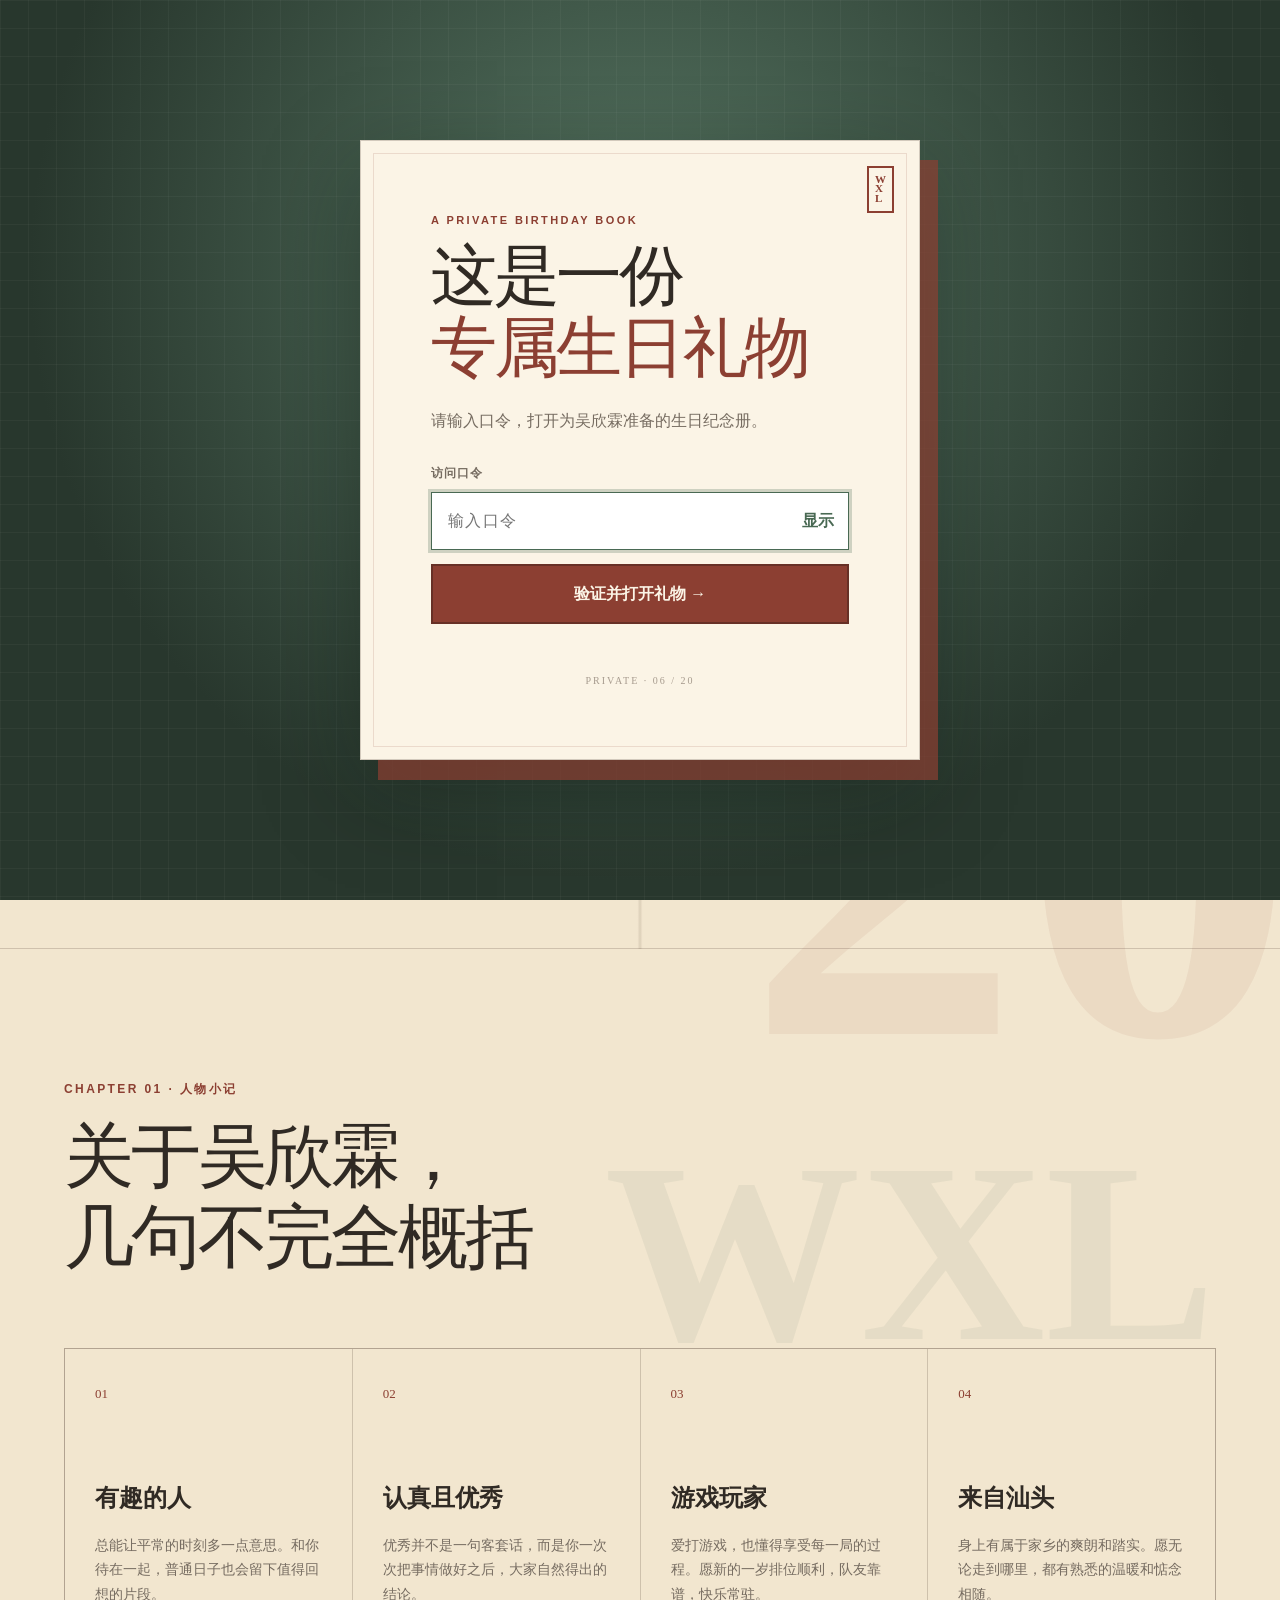
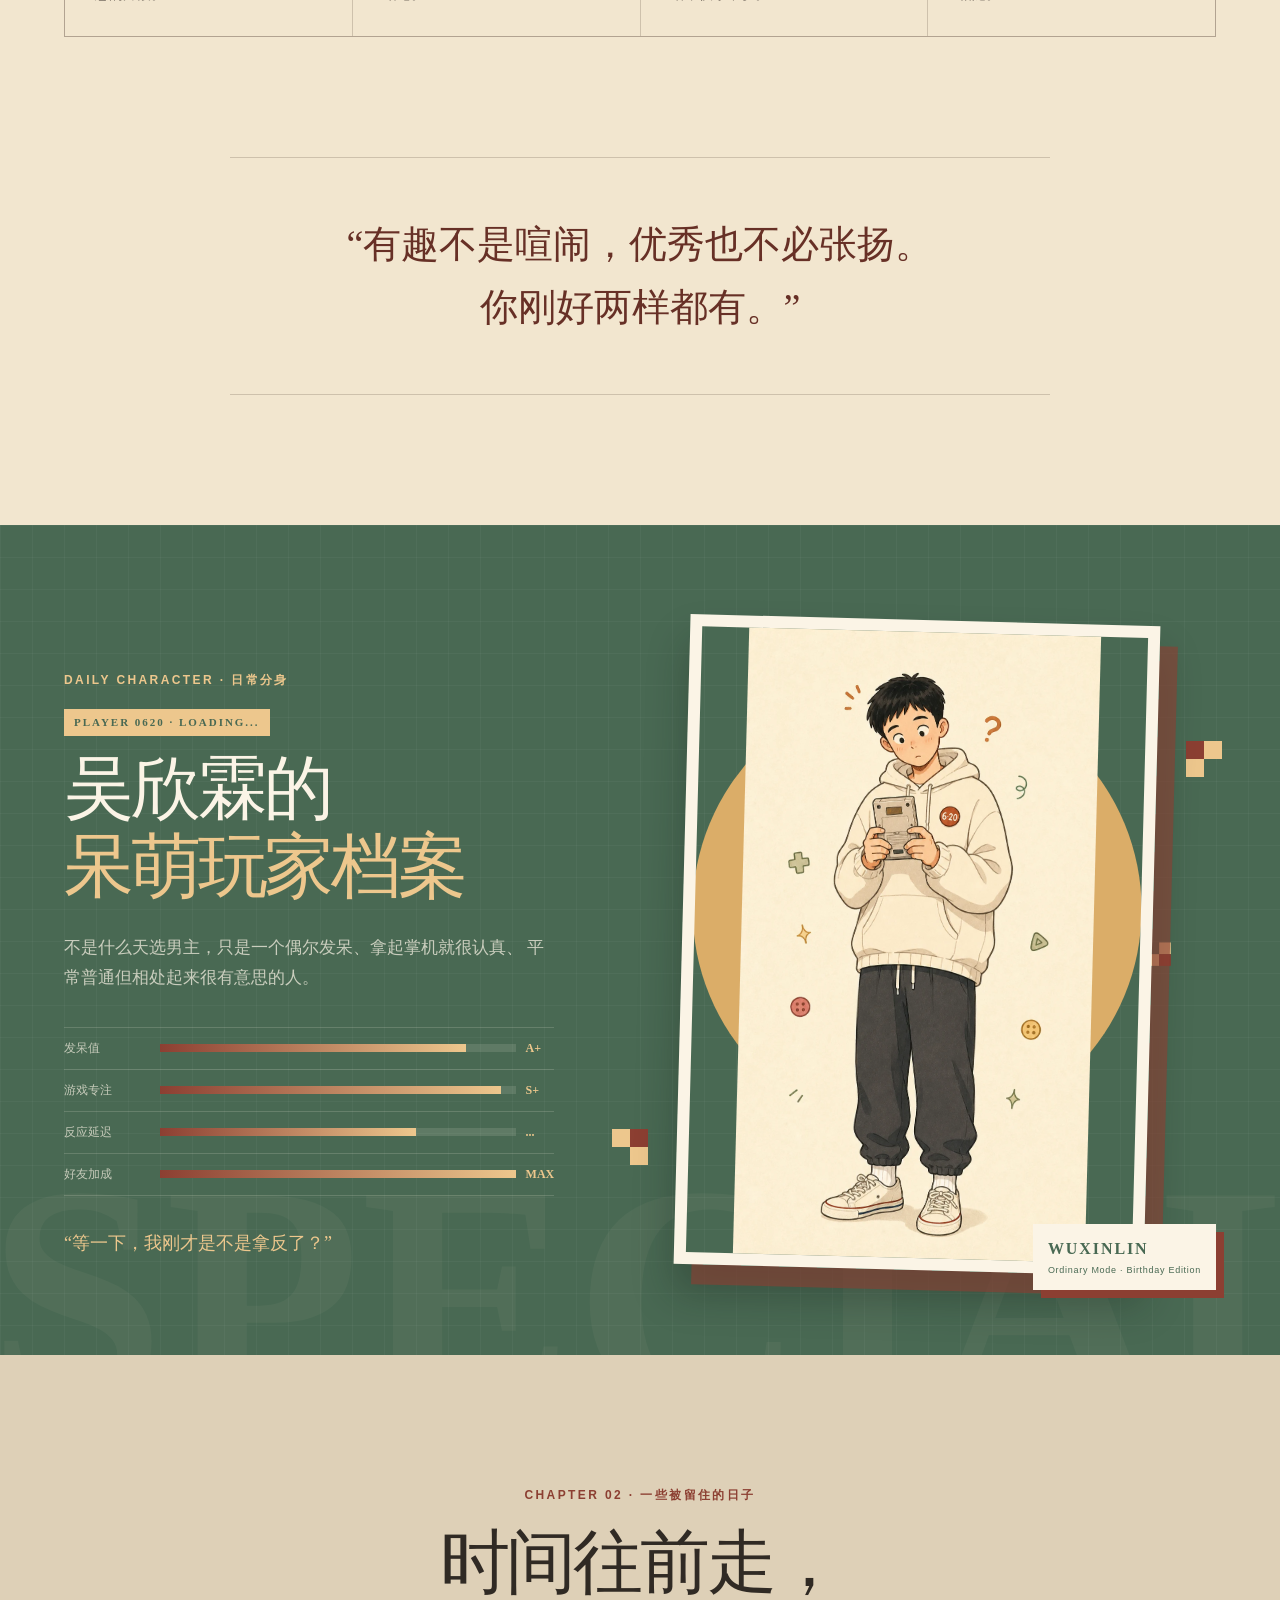
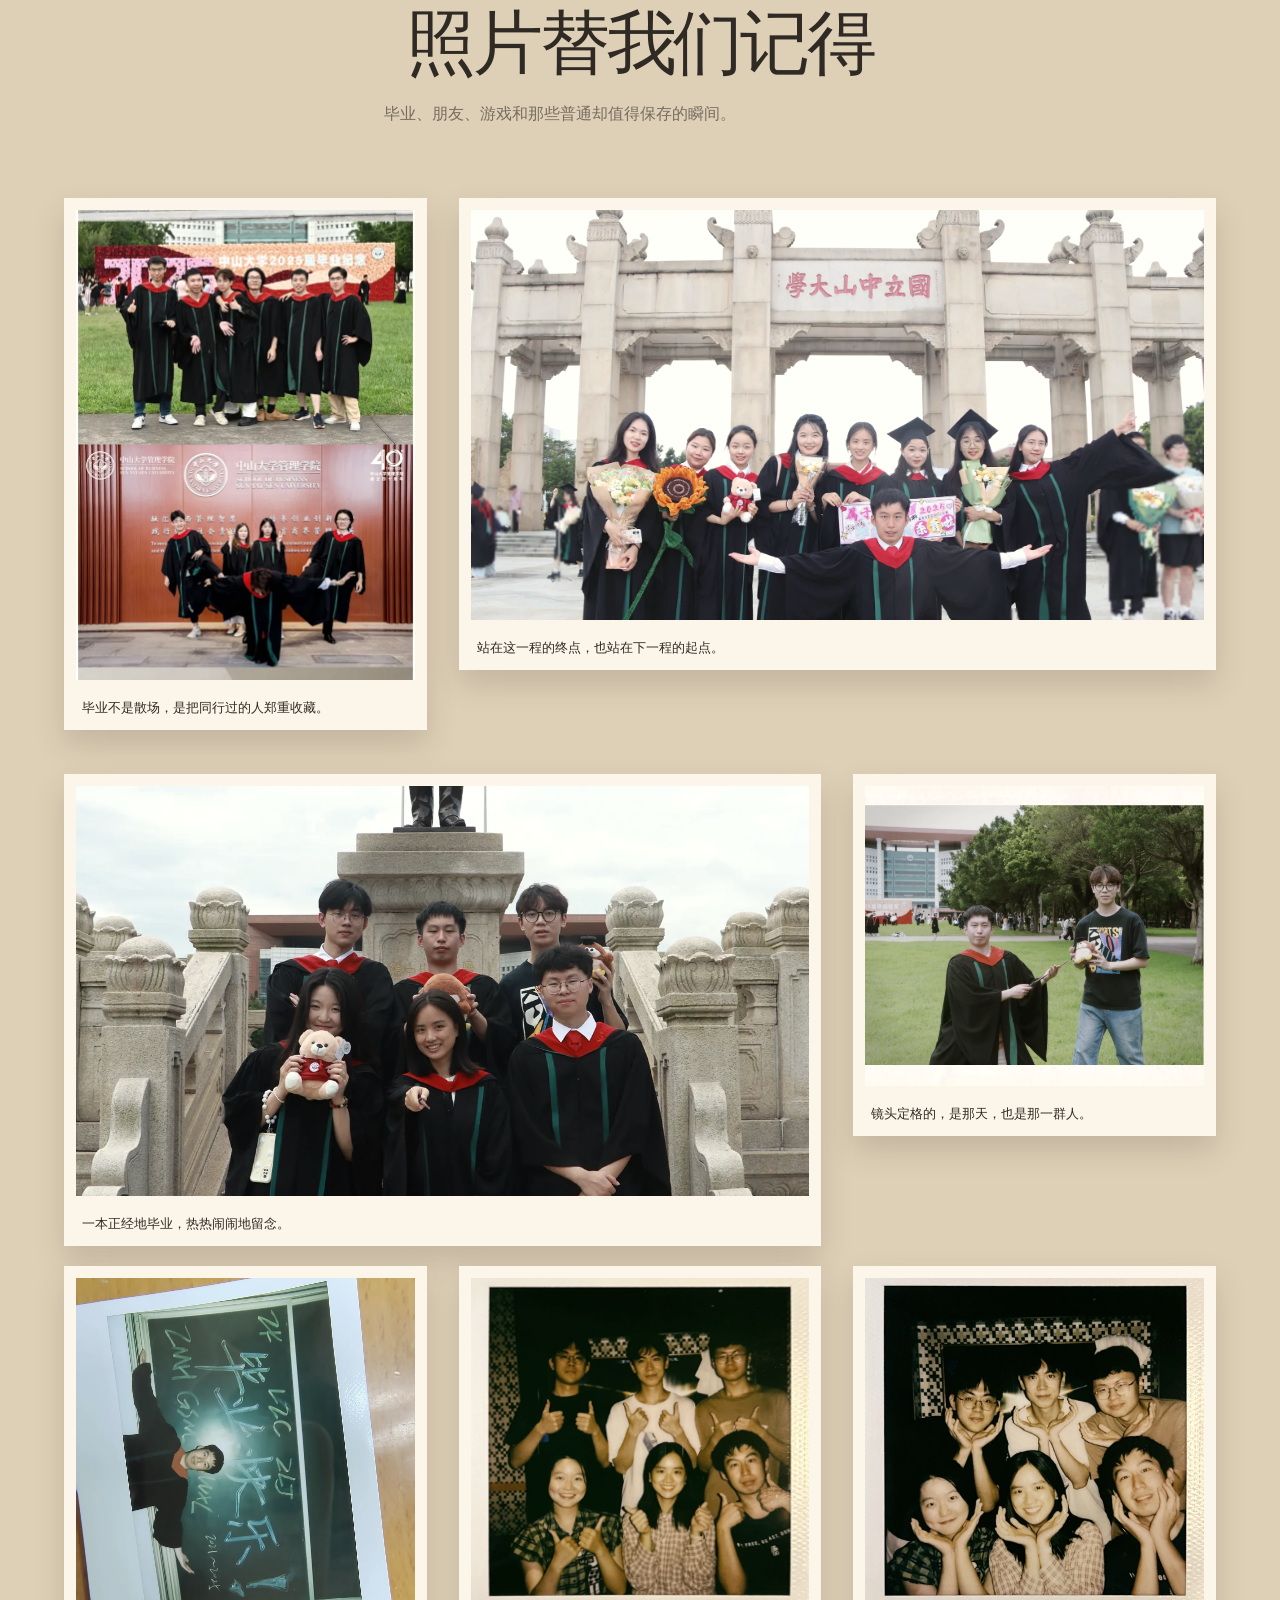
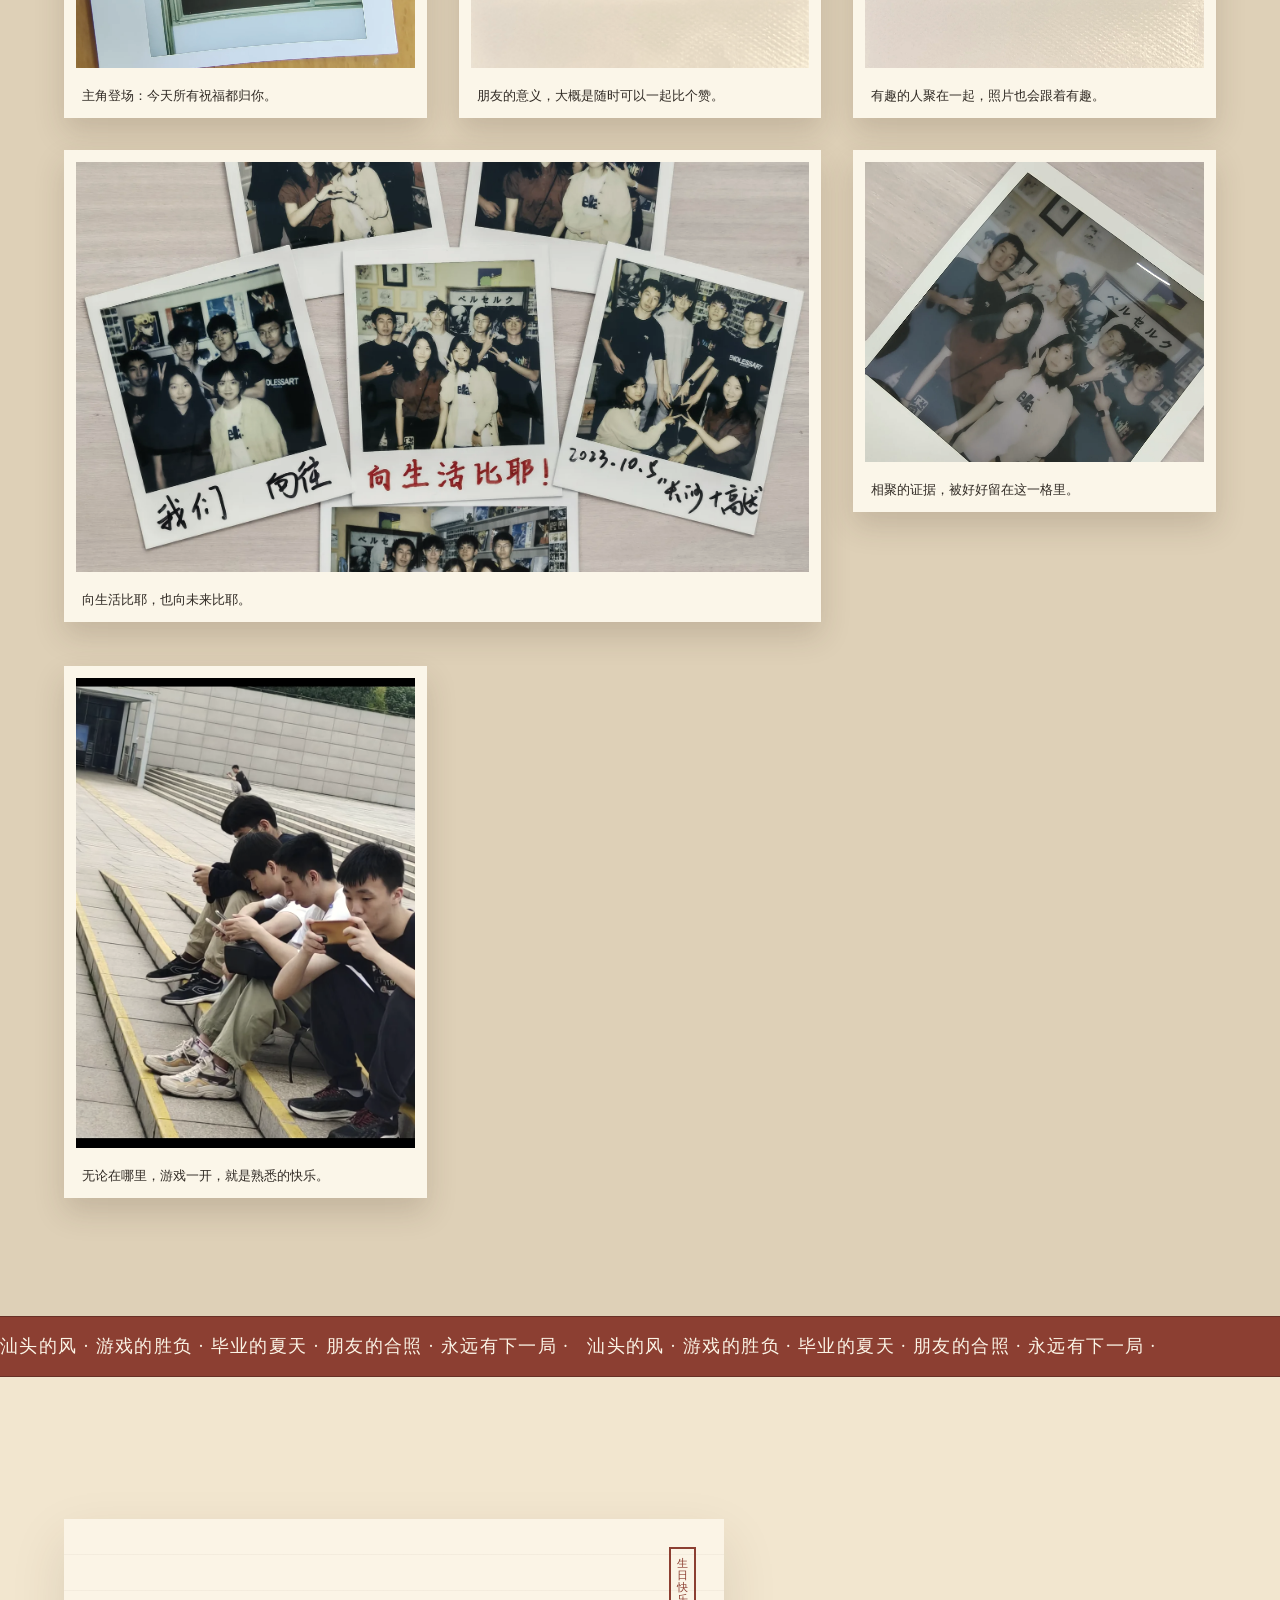
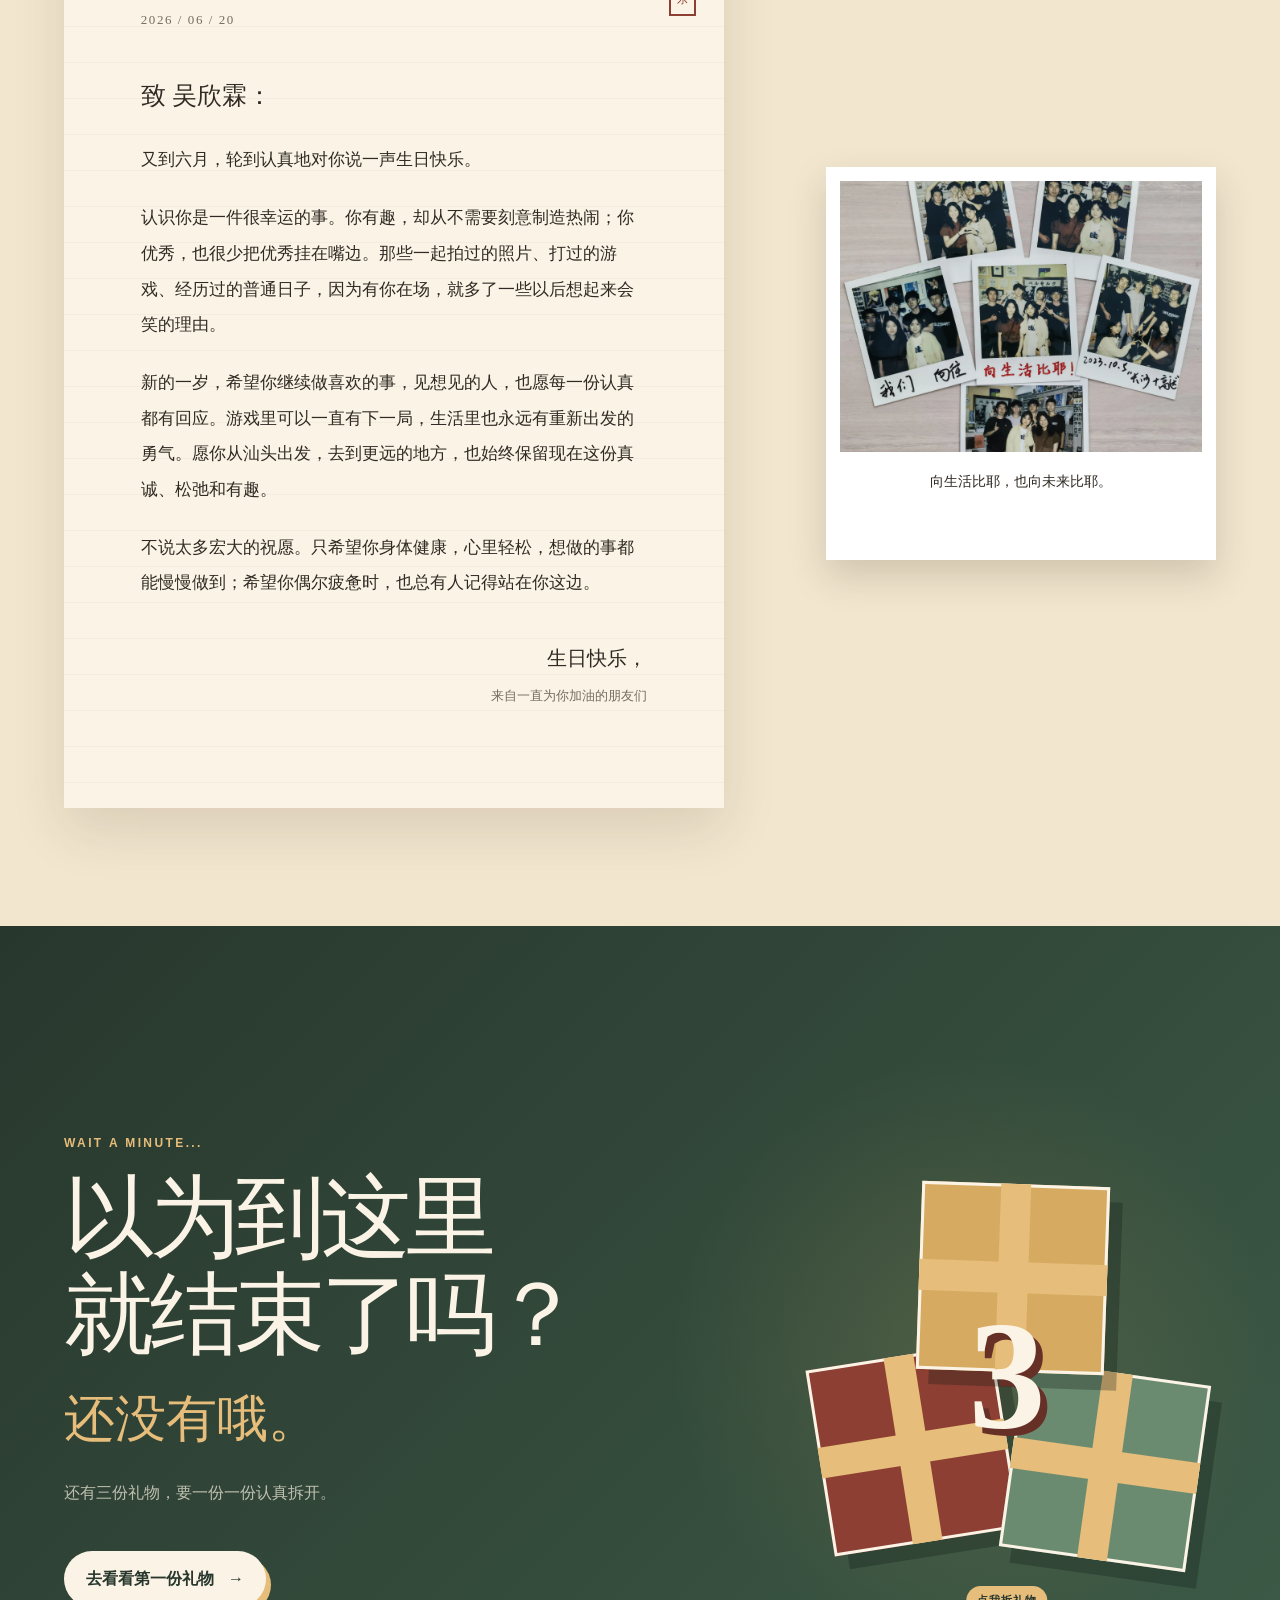
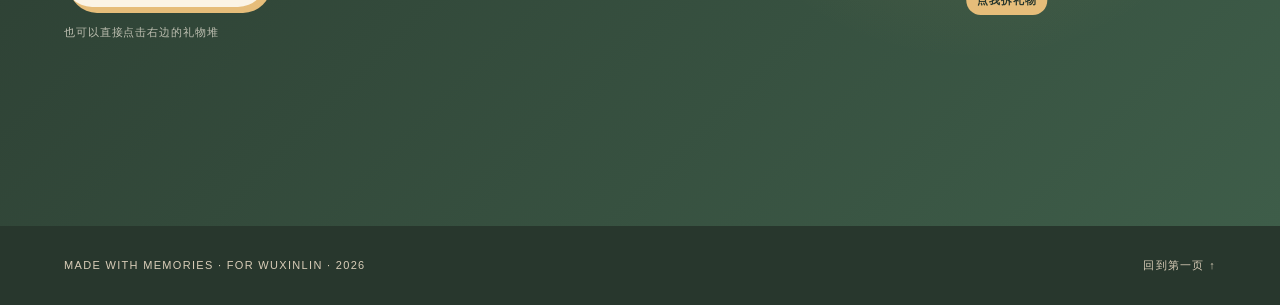
<file: index.html>
<!doctype html>
<html lang="zh-CN">
<head>
  <meta charset="utf-8">
  <meta name="viewport" content="width=device-width, initial-scale=1">
  <meta name="theme-color" content="#8c3f32">
  <meta name="description" content="写给吴欣霖的生日纪念册">
  <link rel="icon" href="data:image/svg+xml,<svg xmlns=%22http://www.w3.org/2000/svg%22 viewBox=%220 0 64 64%22><rect width=%2264%22 height=%2264%22 rx=%2212%22 fill=%22%238c3f32%22/><text x=%2232%22 y=%2242%22 text-anchor=%22middle%22 font-size=%2232%22 fill=%22%23fbf4e6%22>20</text></svg>">
  <title>吴欣霖，生日快乐</title>
  <link rel="stylesheet" href="styles.css?v=20260619-1">
  <script src="birthday-profile.js?v=20260619-1" defer></script>
  <script src="app.js?v=20260619-1" defer></script>
</head>
<body class="password-locked entrance-active">
  <a class="skip-link" href="#main">跳到正文</a>
  <div class="paper-grain" aria-hidden="true"></div>

  <section class="password-gate" id="passwordGate" aria-labelledby="passwordTitle">
    <form class="password-card" id="passwordForm">
      <div class="password-seal" aria-hidden="true">W<br>X<br>L</div>
      <p class="entrance-overline">A PRIVATE BIRTHDAY BOOK</p>
      <h1 id="passwordTitle">这是一份<br><em>专属生日礼物</em></h1>
      <p>请输入口令，打开为吴欣霖准备的生日纪念册。</p>
      <label for="passwordInput">访问口令</label>
      <div class="password-field">
        <input id="passwordInput" name="password" type="password"
          autocomplete="current-password" required aria-describedby="passwordError"
          placeholder="输入口令">
        <button class="password-toggle" id="passwordToggle" type="button" aria-label="显示密码">显示</button>
      </div>
      <button class="password-submit" type="submit">
        验证并打开礼物 <span aria-hidden="true">→</span>
      </button>
      <p class="password-error" id="passwordError" role="alert" aria-live="polite"></p>
      <p class="password-note">PRIVATE · 06 / 20</p>
    </form>
  </section>

  <section class="birthday-entrance" id="birthdayEntrance" aria-labelledby="entranceTitle">
    <div class="entrance-confetti" aria-hidden="true">
      <i></i><i></i><i></i><i></i><i></i><i></i><i></i><i></i>
    </div>
    <div class="entrance-card">
      <p class="entrance-overline">A SPECIAL DAY FOR WUXINLIN</p>
      <h1 id="entranceTitle">吴欣霖，<br><em>生日快乐！</em></h1>
      <p class="entrance-wish">今天有蛋糕、有礼物，还有一整本为你准备的回忆。</p>

      <div class="celebration-scene" aria-hidden="true">
        <div class="gift gift-left">
          <span class="gift-bow"></span>
          <span class="gift-lid"></span>
          <span class="gift-box"></span>
          <span class="gift-ribbon"></span>
        </div>
        <div class="cake">
          <div class="candle candle-one"><span class="flame"></span></div>
          <div class="candle candle-two"><span class="flame"></span></div>
          <div class="candle candle-three"><span class="flame"></span></div>
          <div class="cake-top"></div>
          <div class="cake-body">
            <span class="cream cream-one"></span>
            <span class="cream cream-two"></span>
            <span class="cream cream-three"></span>
            <strong>06 · 20</strong>
          </div>
          <div class="cake-plate"></div>
        </div>
        <div class="gift gift-right">
          <span class="gift-bow"></span>
          <span class="gift-lid"></span>
          <span class="gift-box"></span>
          <span class="gift-ribbon"></span>
        </div>
      </div>

      <button class="enter-button" id="enterButton" type="button">
        <span>拆开礼物，进入纪念册</span>
        <b aria-hidden="true">→</b>
      </button>
      <p class="entrance-hint">请带着一点期待打开</p>
    </div>
  </section>

  <header class="hero" id="top">
    <nav class="topbar" aria-label="页面导航">
      <a class="brand" href="#top">WXL · 06/20</a>
      <div class="nav-links">
        <a href="#about">关于他</a>
        <a href="#player">动漫分身</a>
        <a href="#album">旧相册</a>
        <a href="#letter">一封信</a>
      </div>
      <button class="music-button" id="musicButton" type="button" aria-label="音乐尚未添加">
        <span class="music-icon" aria-hidden="true">♪</span>
        <span id="musicLabel">等待一首专属 BGM</span>
      </button>
    </nav>

    <div class="hero-layout">
      <div class="hero-copy hero-ready">
        <p class="eyebrow">A LITTLE BOOK FOR</p>
        <h1><span id="heroName">吴欣霖</span><br><em>生日快乐</em></h1>
        <p class="hero-lead" id="heroMessage">愿新的一岁，照旧有趣，继续优秀。</p>
        <div class="countdown" id="countdown" aria-live="polite">
          <div><strong id="days">--</strong><span>天</span></div>
          <div><strong id="hours">--</strong><span>时</span></div>
          <div><strong id="minutes">--</strong><span>分</span></div>
          <div><strong id="seconds">--</strong><span>秒</span></div>
        </div>
        <p class="countdown-note" id="countdownNote">距离 6 月 20 日</p>
        <a class="stamp-link" href="#about">翻开这本相册 <span aria-hidden="true">↓</span></a>
      </div>

      <figure class="hero-photo hero-ready">
        <div class="photo-tape" aria-hidden="true"></div>
        <img id="coverPhoto" src="assets/photos/photo-05.webp" alt="吴欣霖的毕业留影">
        <figcaption>
          <span>To Wuxinlin</span>
          <strong>愿你一直走在喜欢的路上</strong>
        </figcaption>
      </figure>
    </div>
    <div class="hero-number" aria-hidden="true">20</div>
  </header>

  <main id="main">
    <section class="about section" id="about">
      <div class="section-heading reveal">
        <p class="section-kicker">CHAPTER 01 · 人物小记</p>
        <h2>关于吴欣霖，<br>几句不完全概括</h2>
      </div>
      <div class="traits" id="traits"></div>
      <blockquote class="big-quote reveal">
        “有趣不是喧闹，优秀也不必张扬。<br>你刚好两样都有。”
      </blockquote>
    </section>

    <section class="anime-profile" id="player">
      <div class="anime-inner">
        <div class="anime-copy reveal">
          <p class="section-kicker">DAILY CHARACTER · 日常分身</p>
          <p class="player-code">PLAYER 0620 · LOADING...</p>
          <h2>吴欣霖的<br><em>呆萌玩家档案</em></h2>
          <p class="anime-intro">
            不是什么天选男主，只是一个偶尔发呆、拿起掌机就很认真、
            平常普通但相处起来很有意思的人。
          </p>
          <dl class="player-stats">
            <div><dt>发呆值</dt><dd><span style="--value: 86%"></span><b>A+</b></dd></div>
            <div><dt>游戏专注</dt><dd><span style="--value: 96%"></span><b>S+</b></dd></div>
            <div><dt>反应延迟</dt><dd><span style="--value: 72%"></span><b>...</b></dd></div>
            <div><dt>好友加成</dt><dd><span style="--value: 100%"></span><b>MAX</b></dd></div>
          </dl>
          <blockquote class="character-quote">
            “等一下，我刚才是不是拿反了？”
          </blockquote>
        </div>

        <div class="anime-stage reveal">
          <div class="anime-sun" aria-hidden="true">?</div>
          <img src="assets/illustrations/wuxinlin-anime-v2.webp"
            alt="以吴欣霖为灵感设计的原创日常喜剧动漫人物，穿着宽松卫衣，呆呆地看着手中的掌机">
          <div class="anime-label">
            <strong>WUXINLIN</strong>
            <span>Ordinary Mode · Birthday Edition</span>
          </div>
          <span class="pixel pixel-one" aria-hidden="true"></span>
          <span class="pixel pixel-two" aria-hidden="true"></span>
          <span class="pixel pixel-three" aria-hidden="true"></span>
        </div>
      </div>
    </section>

    <section class="album section" id="album">
      <div class="section-heading reveal">
        <p class="section-kicker">CHAPTER 02 · 一些被留住的日子</p>
        <h2>时间往前走，<br>照片替我们记得</h2>
        <p>毕业、朋友、游戏和那些普通却值得保存的瞬间。</p>
      </div>
      <div class="photo-grid" id="photoGrid"></div>
    </section>

    <section class="memory-strip" aria-label="回忆短句">
      <div class="marquee">
        <span>汕头的风 · 游戏的胜负 · 毕业的夏天 · 朋友的合照 · 永远有下一局 · </span>
        <span aria-hidden="true">汕头的风 · 游戏的胜负 · 毕业的夏天 · 朋友的合照 · 永远有下一局 · </span>
      </div>
    </section>

    <section class="letter section" id="letter">
      <div class="letter-paper reveal">
        <p class="letter-date">2026 / 06 / 20</p>
        <p class="salutation">致 吴欣霖：</p>
        <div id="letterBody"></div>
        <p class="signature">生日快乐，<br><span>来自一直为你加油的朋友们</span></p>
        <div class="letter-seal" aria-hidden="true">生<br>日<br>快<br>乐</div>
      </div>
      <figure class="letter-photo reveal">
        <img src="assets/photos/photo-08.webp" alt="朋友们的拍立得合影">
        <figcaption>向生活比耶，也向未来比耶。</figcaption>
      </figure>
    </section>

    <section class="gift-finale" id="finale" aria-labelledby="giftFinaleTitle">
      <div class="gift-journey" id="giftJourney">
        <article class="gift-slide gift-intro-slide active" data-gift-slide="intro">
          <div class="gift-intro-copy reveal">
            <p class="section-kicker">WAIT A MINUTE...</p>
            <h2 id="giftFinaleTitle">以为到这里<br>就结束了吗？</h2>
            <p class="not-yet">还没有哦。</p>
            <p>还有三份礼物，要一份一份认真拆开。</p>
            <button class="gift-primary-button" id="startGiftsButton" type="button">
              去看看第一份礼物 <span aria-hidden="true">→</span>
            </button>
            <p class="gift-click-note">也可以直接点击右边的礼物堆</p>
          </div>
          <button class="gift-stack" id="giftStackButton" type="button" aria-label="打开第一份礼物">
            <span class="stack-gift stack-one"></span>
            <span class="stack-gift stack-two"></span>
            <span class="stack-gift stack-three"></span>
            <strong>3</strong>
            <em>点我拆礼物</em>
          </button>
        </article>

        <div id="giftSlides"></div>

        <article class="gift-slide gift-complete-slide" data-gift-slide="complete">
          <div class="complete-mark" aria-hidden="true">✓</div>
          <p class="section-kicker">ALL GIFTS DELIVERED</p>
          <h2>三份礼物，<br>都送到啦。</h2>
          <p>具体的祝福以后还可以慢慢修改，但想祝你越来越好的心意，现在已经全部打包送达。</p>
          <p class="complete-wish">吴欣霖，生日快乐。愿快乐不止今天。</p>
          <a class="gift-primary-button" href="#top">带着礼物回到第一页 ↑</a>
        </article>
      </div>
    </section>
  </main>

  <footer>
    <p>MADE WITH MEMORIES · FOR WUXINLIN · 2026</p>
    <a href="#top">回到第一页 ↑</a>
  </footer>

  <dialog class="lightbox" id="lightbox">
    <button class="lightbox-close" type="button" aria-label="关闭大图">×</button>
    <img id="lightboxImage" alt="">
    <p id="lightboxCaption"></p>
  </dialog>
  <canvas id="confetti" aria-hidden="true"></canvas>
</body>
</html>
</file>
<file: styles.css>
:root {
  --ink: #302a24;
  --muted: #766c61;
  --paper: #f2e6cf;
  --paper-light: #fbf4e6;
  --red: #8c3f32;
  --red-dark: #673026;
  --green: #496953;
  --gold: #c78a3e;
  --line: rgba(65, 47, 36, 0.2);
  --serif: "Songti SC", "STSong", "Noto Serif SC", Georgia, serif;
  --sans: "Microsoft YaHei", "PingFang SC", Arial, sans-serif;
}

* { box-sizing: border-box; }
html {
  scroll-behavior: smooth;
  overflow-x: clip;
}
body {
  margin: 0;
  color: var(--ink);
  background: var(--paper);
  font-family: var(--sans);
  line-height: 1.75;
  overflow-x: clip;
}
body.entrance-active { overflow: hidden; }
body.password-locked { overflow: hidden; }
button, a { -webkit-tap-highlight-color: transparent; }
button { font: inherit; }
img { display: block; max-width: 100%; }
a { color: inherit; }

.skip-link {
  position: fixed;
  z-index: 100;
  top: 12px;
  left: 12px;
  padding: 8px 14px;
  background: var(--ink);
  color: white;
  transform: translateY(-160%);
}
.skip-link:focus { transform: translateY(0); }

.paper-grain {
  position: fixed;
  z-index: 30;
  inset: 0;
  opacity: 0.15;
  pointer-events: none;
  background-image:
    repeating-radial-gradient(circle at 0 0, transparent 0, rgba(60, 45, 35, 0.08) 1px, transparent 2px, transparent 5px);
  background-size: 7px 7px;
  mix-blend-mode: multiply;
}

.password-gate {
  position: fixed;
  z-index: 100;
  inset: 0;
  display: grid;
  place-items: center;
  min-height: 100svh;
  padding: 24px;
  overflow: auto;
  background:
    linear-gradient(rgba(255,255,255,.035) 1px, transparent 1px),
    linear-gradient(90deg, rgba(255,255,255,.035) 1px, transparent 1px),
    radial-gradient(circle at 50% 30%, #557461, #28372d 68%);
  background-size: 28px 28px, 28px 28px, auto;
  transition: opacity 550ms ease, visibility 550ms ease, transform 550ms ease;
}
.password-gate.unlocked {
  opacity: 0;
  visibility: hidden;
  transform: scale(1.025);
  pointer-events: none;
}
.password-card {
  position: relative;
  width: min(560px, 100%);
  padding: clamp(42px, 7vw, 70px);
  color: var(--ink);
  background: var(--paper-light);
  border: 1px solid rgba(65,47,36,.22);
  box-shadow: 18px 20px 0 rgba(140,63,50,.7), 0 30px 90px rgba(8,18,12,.35);
}
.password-card::before {
  content: "";
  position: absolute;
  inset: 12px;
  border: 1px solid rgba(140,63,50,.14);
  pointer-events: none;
}
.password-seal {
  position: absolute;
  top: 25px;
  right: 25px;
  padding: 7px 6px;
  color: var(--red);
  border: 2px solid var(--red);
  font-family: Georgia, serif;
  font-size: 11px;
  font-weight: 700;
  line-height: .9;
}
.password-card h1 {
  margin: 0;
  font-family: var(--serif);
  font-size: clamp(42px, 6vw, 66px);
  font-weight: 500;
  line-height: 1.1;
  letter-spacing: -.05em;
}
.password-card h1 em { color: var(--red); font-style: normal; }
.password-card > p:not(.entrance-overline, .password-error, .password-note) {
  margin: 22px 0 28px;
  color: var(--muted);
  font-family: var(--serif);
}
.password-card label {
  display: block;
  margin-bottom: 8px;
  color: var(--muted);
  font-size: 12px;
  font-weight: 700;
  letter-spacing: .08em;
}
.password-field {
  display: grid;
  grid-template-columns: 1fr auto;
  border: 1px solid rgba(65,47,36,.32);
  background: white;
}
.password-field:focus-within { outline: 3px solid rgba(73,105,83,.25); border-color: var(--green); }
.password-field input {
  min-width: 0;
  padding: 14px 16px;
  color: var(--ink);
  background: transparent;
  border: 0;
  outline: 0;
  font: inherit;
  letter-spacing: .08em;
}
.password-toggle {
  padding: 0 14px;
  color: var(--green);
  background: transparent;
  border: 0;
  font-weight: 700;
  cursor: pointer;
}
.password-submit {
  width: 100%;
  margin-top: 14px;
  padding: 14px 18px;
  color: var(--paper-light);
  background: var(--red);
  border: 2px solid var(--red-dark);
  font-weight: 800;
  cursor: pointer;
}
.password-submit:hover, .password-submit:focus-visible {
  outline: 3px solid var(--green);
  outline-offset: 4px;
  background: var(--red-dark);
}
.password-error {
  min-height: 24px;
  margin: 10px 0 0;
  color: #a2332c;
  font-size: 13px;
}
.password-note {
  margin: 14px 0 0;
  color: rgba(65,47,36,.45);
  text-align: center;
  font-family: Georgia, serif;
  font-size: 10px;
  letter-spacing: .2em;
}
.password-card.invalid { animation: password-shake 350ms ease; }

.birthday-entrance {
  position: fixed;
  z-index: 80;
  inset: 0;
  display: grid;
  place-items: center;
  min-height: 100svh;
  padding: 28px;
  overflow: auto;
  color: var(--ink);
  background:
    radial-gradient(circle at 50% 42%, rgba(255, 250, 235, 0.98) 0 24%, transparent 58%),
    linear-gradient(135deg, rgba(140, 63, 50, 0.1), transparent 42%),
    var(--paper);
  transition: opacity 750ms ease, visibility 750ms ease, transform 750ms ease;
}
.birthday-entrance::before,
.birthday-entrance::after {
  content: "";
  position: absolute;
  width: min(38vw, 520px);
  aspect-ratio: 1;
  border: 1px solid rgba(140, 63, 50, 0.14);
  border-radius: 50%;
  pointer-events: none;
}
.birthday-entrance::before { left: -16vw; top: -18vw; }
.birthday-entrance::after { right: -14vw; bottom: -19vw; }
.birthday-entrance.opened {
  opacity: 0;
  visibility: hidden;
  transform: scale(1.035);
  pointer-events: none;
}
.entrance-card {
  position: relative;
  z-index: 2;
  width: min(780px, 100%);
  padding: clamp(28px, 5vh, 58px) clamp(22px, 5vw, 70px);
  text-align: center;
  border: 1px solid rgba(65, 47, 36, 0.16);
  background: rgba(251, 244, 230, 0.72);
  box-shadow: 0 28px 80px rgba(76, 53, 38, 0.16);
  backdrop-filter: blur(6px);
}
.entrance-card::before {
  content: "";
  position: absolute;
  inset: 10px;
  border: 1px solid rgba(140, 63, 50, 0.1);
  pointer-events: none;
}
.entrance-overline {
  margin: 0 0 10px;
  color: var(--red);
  font-size: 11px;
  font-weight: 800;
  letter-spacing: 0.22em;
}
.entrance-card h1 {
  margin: 0;
  font-family: var(--serif);
  font-size: clamp(48px, 7vw, 82px);
  font-weight: 500;
  line-height: 1.02;
  letter-spacing: -0.05em;
}
.entrance-card h1 em { color: var(--red); font-style: normal; }
.entrance-wish {
  margin: 18px auto 5px;
  color: var(--muted);
  font-family: var(--serif);
  font-size: clamp(15px, 1.7vw, 19px);
}
.celebration-scene {
  position: relative;
  width: min(510px, 100%);
  height: 250px;
  margin: 2px auto 8px;
}
.cake {
  position: absolute;
  left: 50%;
  bottom: 20px;
  width: 210px;
  height: 190px;
  transform: translateX(-50%);
}
.cake-top {
  position: absolute;
  z-index: 2;
  left: 20px;
  bottom: 108px;
  width: 170px;
  height: 42px;
  background: #fff5db;
  border: 2px solid var(--ink);
  border-radius: 50%;
}
.cake-body {
  position: absolute;
  z-index: 1;
  left: 20px;
  bottom: 38px;
  width: 170px;
  height: 92px;
  display: grid;
  place-items: center;
  color: #fff5db;
  background: var(--red);
  border: 2px solid var(--ink);
  border-top: 0;
  border-radius: 0 0 22px 22px;
}
.cake-body strong {
  margin-top: 18px;
  font-family: Georgia, serif;
  font-size: 18px;
  letter-spacing: 0.14em;
}
.cream {
  position: absolute;
  top: 0;
  width: 32px;
  height: 22px;
  background: #fff5db;
  border-radius: 0 0 50% 50%;
}
.cream-one { left: 24px; }
.cream-two { left: 69px; height: 31px; }
.cream-three { right: 24px; }
.cake-plate {
  position: absolute;
  left: 0;
  bottom: 24px;
  width: 210px;
  height: 18px;
  background: #d8b16c;
  border: 2px solid var(--ink);
  border-radius: 50%;
}
.candle {
  position: absolute;
  z-index: 4;
  bottom: 142px;
  width: 9px;
  height: 38px;
  background: repeating-linear-gradient(135deg, #f5d486 0 5px, var(--green) 5px 10px);
  border: 1px solid var(--ink);
}
.candle-one { left: 65px; }
.candle-two { left: 100px; height: 48px; }
.candle-three { right: 65px; }
.flame {
  position: absolute;
  left: 50%;
  bottom: calc(100% + 3px);
  width: 12px;
  height: 18px;
  background: #e9853d;
  border-radius: 70% 30% 65% 35%;
  box-shadow: 0 0 18px rgba(233, 133, 61, 0.72);
  transform: translateX(-50%) rotate(45deg);
  animation: candle-flicker 1.1s ease-in-out infinite alternate;
}
.gift {
  position: absolute;
  bottom: 25px;
  width: 105px;
  height: 105px;
  animation: gift-bob 2.6s ease-in-out infinite;
}
.gift-left { left: 5px; transform: rotate(-6deg); }
.gift-right { right: 5px; transform: rotate(7deg); animation-delay: -1.1s; }
.gift-box, .gift-lid {
  position: absolute;
  left: 5px;
  width: 95px;
  background: var(--green);
  border: 2px solid var(--ink);
}
.gift-box { bottom: 0; height: 75px; }
.gift-lid { z-index: 2; top: 17px; left: 0; width: 105px; height: 24px; background: #d7aa62; }
.gift-ribbon {
  position: absolute;
  z-index: 3;
  left: 44px;
  bottom: 0;
  width: 18px;
  height: 92px;
  background: var(--red);
  border-left: 1px solid var(--ink);
  border-right: 1px solid var(--ink);
}
.gift-bow::before, .gift-bow::after {
  content: "";
  position: absolute;
  z-index: 4;
  top: 0;
  width: 37px;
  height: 25px;
  border: 8px solid var(--red);
  border-radius: 50% 50% 10% 50%;
}
.gift-bow::before { left: 15px; transform: rotate(14deg); }
.gift-bow::after { right: 15px; transform: scaleX(-1) rotate(14deg); }
.enter-button {
  position: relative;
  z-index: 2;
  display: inline-flex;
  align-items: center;
  gap: 18px;
  padding: 14px 22px;
  color: var(--paper-light);
  background: var(--red);
  border: 2px solid var(--red-dark);
  border-radius: 99px;
  box-shadow: 5px 6px 0 #d7aa62;
  font-weight: 800;
  cursor: pointer;
  transition: transform 180ms ease, box-shadow 180ms ease;
}
.enter-button:hover, .enter-button:focus-visible {
  outline: 3px solid var(--green);
  outline-offset: 4px;
  transform: translateY(-2px);
  box-shadow: 7px 9px 0 #d7aa62;
}
.enter-button b { font-size: 20px; }
.entrance-hint { margin: 16px 0 0; color: var(--muted); font-size: 11px; letter-spacing: 0.12em; }
.entrance-confetti i {
  position: absolute;
  width: 8px;
  height: 22px;
  background: var(--red);
  transform: rotate(22deg);
  animation: confetti-float 4s ease-in-out infinite;
}
.entrance-confetti i:nth-child(1) { left: 8%; top: 13%; }
.entrance-confetti i:nth-child(2) { left: 18%; top: 68%; background: var(--green); animation-delay: -.8s; }
.entrance-confetti i:nth-child(3) { left: 34%; top: 8%; background: #d7aa62; animation-delay: -1.3s; }
.entrance-confetti i:nth-child(4) { right: 34%; top: 12%; background: var(--green); animation-delay: -2s; }
.entrance-confetti i:nth-child(5) { right: 17%; top: 24%; background: #d7aa62; animation-delay: -.4s; }
.entrance-confetti i:nth-child(6) { right: 8%; top: 73%; animation-delay: -1.8s; }
.entrance-confetti i:nth-child(7) { left: 27%; bottom: 8%; animation-delay: -2.5s; }
.entrance-confetti i:nth-child(8) { right: 26%; bottom: 10%; background: var(--green); animation-delay: -1s; }

.hero {
  position: relative;
  min-height: 100svh;
  padding: 0 5vw 5vw;
  background:
    linear-gradient(90deg, transparent 49.8%, rgba(80, 55, 37, 0.13) 50%, transparent 50.2%),
    var(--paper);
  border-bottom: 1px solid var(--line);
  isolation: isolate;
}

.topbar {
  position: relative;
  z-index: 5;
  min-height: 84px;
  display: flex;
  align-items: center;
  gap: 32px;
  border-bottom: 1px solid var(--line);
  font-size: 13px;
  letter-spacing: 0.08em;
}
.brand {
  font-weight: 800;
  text-decoration: none;
  color: var(--red);
}
.nav-links { display: flex; gap: 28px; margin-left: auto; }
.nav-links a { text-decoration: none; }
.nav-links a:hover { color: var(--red); }
.music-button {
  min-width: 0;
  border: 1px solid var(--line);
  border-radius: 99px;
  background: rgba(255, 250, 239, 0.55);
  color: var(--ink);
  padding: 8px 14px;
  cursor: pointer;
  font-size: 12px;
}
.music-button:hover, .music-button:focus-visible { border-color: var(--red); }
.music-icon { display: inline-block; margin-right: 5px; color: var(--red); }
.music-button.playing .music-icon { animation: pulse 1s infinite; }

.hero-layout {
  width: min(1240px, 100%);
  min-height: calc(100svh - 100px);
  margin: 0 auto;
  display: grid;
  grid-template-columns: 0.95fr 1.05fr;
  align-items: center;
  gap: 8vw;
  padding: 6vh 0;
}
.eyebrow, .section-kicker {
  margin: 0 0 16px;
  color: var(--red);
  font-size: 12px;
  font-weight: 800;
  letter-spacing: 0.2em;
}
.hero h1 {
  margin: 0;
  font-family: var(--serif);
  font-size: clamp(58px, 7vw, 108px);
  line-height: 0.95;
  letter-spacing: -0.06em;
}
.hero h1 em {
  color: var(--red);
  font-weight: 400;
  font-style: normal;
}
.hero-lead {
  max-width: 460px;
  margin: 32px 0 26px;
  color: var(--muted);
  font-family: var(--serif);
  font-size: clamp(18px, 2vw, 24px);
}
.countdown {
  display: flex;
  gap: 12px;
}
.countdown div {
  width: 70px;
  padding: 10px 7px 8px;
  text-align: center;
  border-top: 1px solid var(--ink);
  border-bottom: 1px solid var(--line);
}
.countdown strong { display: block; font-family: var(--serif); font-size: 28px; line-height: 1.2; }
.countdown span { color: var(--muted); font-size: 11px; }
.countdown-note { margin: 8px 0 28px; color: var(--muted); font-size: 12px; }
.stamp-link {
  display: inline-flex;
  align-items: center;
  gap: 12px;
  color: var(--red);
  font-weight: 700;
  text-decoration: none;
  border-bottom: 1px solid var(--red);
}

.hero-photo {
  position: relative;
  width: min(520px, 100%);
  margin: auto;
  padding: 18px 18px 70px;
  background: #faf5e9;
  box-shadow: 0 25px 60px rgba(61, 44, 32, 0.2);
  transform: rotate(2deg);
}
.hero-photo::before {
  content: "";
  position: absolute;
  inset: 10px;
  border: 1px solid rgba(74, 54, 40, 0.15);
  pointer-events: none;
}
.hero-photo img {
  width: 100%;
  height: clamp(430px, 58vh, 650px);
  object-fit: cover;
  object-position: center 38%;
  filter: sepia(0.12) contrast(0.95) saturate(0.9);
}
.hero-photo figcaption {
  position: absolute;
  left: 28px;
  right: 28px;
  bottom: 16px;
  display: flex;
  justify-content: space-between;
  align-items: end;
  gap: 20px;
  font-family: var(--serif);
}
.hero-photo figcaption span { color: var(--red); font-style: italic; font-size: 13px; }
.hero-photo figcaption strong { font-size: 14px; font-weight: 400; }
.photo-tape {
  position: absolute;
  z-index: 2;
  top: -13px;
  left: 50%;
  width: 120px;
  height: 34px;
  background: rgba(205, 179, 126, 0.6);
  transform: translateX(-50%) rotate(-2deg);
  box-shadow: inset 0 0 0 1px rgba(120, 91, 53, 0.08);
}
.hero-number {
  position: absolute;
  z-index: -1;
  right: -0.03em;
  bottom: -0.32em;
  color: rgba(140, 63, 50, 0.07);
  font-family: Georgia, serif;
  font-size: min(43vw, 620px);
  font-weight: 700;
  line-height: 1;
}

.section {
  width: min(1240px, calc(100% - 10vw));
  margin: 0 auto;
  padding: 130px 0;
}
.section-heading { max-width: 680px; margin-bottom: 70px; }
.section-heading h2, .finale h2 {
  margin: 0;
  font-family: var(--serif);
  font-size: clamp(42px, 5.5vw, 78px);
  font-weight: 500;
  line-height: 1.15;
  letter-spacing: -0.045em;
}
.section-heading > p:last-child { max-width: 520px; color: var(--muted); }

.about { position: relative; }
.about::after {
  content: "WXL";
  position: absolute;
  z-index: -1;
  right: 0;
  top: 80px;
  color: rgba(73, 105, 83, 0.07);
  font-family: Georgia, serif;
  font-size: clamp(120px, 20vw, 300px);
  font-weight: 700;
}
.traits {
  display: grid;
  grid-template-columns: repeat(4, 1fr);
  gap: 1px;
  background: var(--line);
  border: 1px solid var(--line);
}
.trait-card {
  min-height: 285px;
  padding: 30px;
  background: var(--paper);
}
.trait-card > span {
  color: var(--red);
  font-family: Georgia, serif;
  font-size: 13px;
}
.trait-card h3 {
  margin: 70px 0 14px;
  font-family: var(--serif);
  font-size: 24px;
}
.trait-card p { margin: 0; color: var(--muted); font-size: 14px; }
.big-quote {
  width: min(820px, 100%);
  margin: 120px auto 0;
  padding: 55px 20px;
  text-align: center;
  color: var(--red-dark);
  border-top: 1px solid var(--line);
  border-bottom: 1px solid var(--line);
  font-family: var(--serif);
  font-size: clamp(24px, 3vw, 38px);
  line-height: 1.65;
}

.anime-profile {
  position: relative;
  overflow: hidden;
  color: var(--paper-light);
  background:
    linear-gradient(rgba(255, 255, 255, 0.035) 1px, transparent 1px),
    linear-gradient(90deg, rgba(255, 255, 255, 0.035) 1px, transparent 1px),
    var(--green);
  background-size: 32px 32px;
}
.anime-profile::before {
  content: "SPECIAL";
  position: absolute;
  left: -0.04em;
  bottom: -0.32em;
  color: rgba(246, 230, 199, 0.045);
  font-family: Georgia, serif;
  font-size: clamp(150px, 25vw, 380px);
  font-weight: 700;
  line-height: 1;
  pointer-events: none;
}
.anime-inner {
  position: relative;
  width: min(1240px, calc(100% - 10vw));
  min-height: 790px;
  margin: 0 auto;
  display: grid;
  grid-template-columns: 0.9fr 1.1fr;
  align-items: center;
  gap: 5vw;
  padding: 90px 0 40px;
}
.anime-copy { position: relative; z-index: 3; }
.anime-copy .section-kicker { color: #edc78d; }
.player-code {
  display: inline-block;
  margin: 0 0 14px;
  padding: 4px 10px;
  color: var(--green);
  background: #edc78d;
  font-family: Georgia, serif;
  font-size: 11px;
  font-weight: 800;
  letter-spacing: 0.18em;
}
.anime-copy h2 {
  margin: 0;
  font-family: var(--serif);
  font-size: clamp(46px, 5.5vw, 76px);
  font-weight: 500;
  line-height: 1.1;
  letter-spacing: -0.045em;
}
.anime-copy h2 em { color: #edc78d; font-style: normal; }
.anime-intro {
  max-width: 520px;
  margin: 28px 0 34px;
  color: rgba(251, 244, 230, 0.72);
  font-family: var(--serif);
  font-size: 17px;
}
.player-stats { max-width: 520px; margin: 0; }
.player-stats > div {
  display: grid;
  grid-template-columns: 78px 1fr;
  align-items: center;
  gap: 18px;
  padding: 10px 0;
  border-top: 1px solid rgba(251, 244, 230, 0.16);
}
.player-stats > div:last-child { border-bottom: 1px solid rgba(251, 244, 230, 0.16); }
.player-stats dt { color: rgba(251, 244, 230, 0.7); font-size: 12px; }
.player-stats dd {
  position: relative;
  height: 8px;
  margin: 0 38px 0 0;
  background: rgba(251, 244, 230, 0.12);
}
.player-stats dd span {
  display: block;
  width: var(--value);
  height: 100%;
  background: linear-gradient(90deg, var(--red), #edc78d);
}
.player-stats dd b {
  position: absolute;
  left: calc(100% + 10px);
  top: 50%;
  color: #edc78d;
  transform: translateY(-50%);
  font-family: Georgia, serif;
  font-size: 12px;
}
.character-quote {
  margin: 32px 0 0;
  color: #edc78d;
  font-family: var(--serif);
  font-size: 18px;
}
.anime-stage {
  position: relative;
  align-self: stretch;
  min-height: 700px;
}
.anime-stage img {
  position: absolute;
  z-index: 2;
  left: 50%;
  bottom: 45px;
  width: min(470px, 82%);
  max-height: 650px;
  object-fit: contain;
  object-position: bottom;
  border: 12px solid var(--paper-light);
  box-shadow: 18px 20px 0 rgba(140, 63, 50, 0.62), 0 28px 42px rgba(15, 26, 19, 0.3);
  transform: translateX(-50%) rotate(1.5deg);
}
.anime-sun {
  position: absolute;
  z-index: 1;
  top: 10%;
  left: 50%;
  width: min(470px, 75%);
  aspect-ratio: 1;
  display: grid;
  place-content: center;
  color: rgba(103, 48, 38, 0.42);
  text-align: center;
  background: #dbad68;
  border-radius: 50%;
  transform: translateX(-50%);
  font-family: Georgia, serif;
  font-size: clamp(90px, 12vw, 170px);
  font-weight: 700;
  line-height: 0.78;
}
.anime-label {
  position: absolute;
  z-index: 4;
  right: 0;
  bottom: 25px;
  padding: 11px 15px;
  color: var(--green);
  background: var(--paper-light);
  box-shadow: 8px 8px 0 var(--red);
}
.anime-label strong, .anime-label span { display: block; }
.anime-label strong { font-family: Georgia, serif; letter-spacing: 0.12em; }
.anime-label span { font-size: 9px; letter-spacing: 0.08em; }
.pixel {
  position: absolute;
  width: 18px;
  height: 18px;
  background: var(--red);
  box-shadow: 18px 0 #edc78d, 0 18px #edc78d;
}
.pixel-one { top: 18%; right: 2%; }
.pixel-two { bottom: 24%; left: 2%; transform: rotate(90deg); }
.pixel-three { top: 48%; right: 7%; transform: scale(0.65) rotate(180deg); }

.album {
  width: 100%;
  padding-left: 5vw;
  padding-right: 5vw;
  background: #ded0b7;
}
.album .section-heading { margin-left: auto; margin-right: auto; text-align: center; }
.photo-grid {
  width: min(1320px, 100%);
  margin: 0 auto;
  display: grid;
  grid-template-columns: repeat(12, 1fr);
  grid-auto-flow: dense;
  gap: 32px;
  align-items: start;
}
.photo-card {
  --rotate: 0deg;
  grid-column: span 4;
  position: relative;
  display: block;
  width: 100%;
  margin: 0;
  padding: 12px 12px 50px;
  color: var(--ink);
  text-align: left;
  background: #fbf6e9;
  border: 0;
  box-shadow: 0 14px 28px rgba(63, 46, 33, 0.17);
  transform: rotate(var(--rotate));
  cursor: zoom-in;
  transition: transform 250ms ease, box-shadow 250ms ease;
}
.photo-card:hover, .photo-card:focus-visible {
  z-index: 3;
  transform: rotate(0) translateY(-7px);
  box-shadow: 0 22px 40px rgba(63, 46, 33, 0.25);
  outline: 3px solid var(--red);
  outline-offset: 4px;
}
.photo-card img {
  width: 100%;
  height: 300px;
  object-fit: cover;
  filter: sepia(0.12) saturate(0.9);
}
.photo-card.tall img { height: 470px; }
.photo-card.portrait img { height: 390px; }
.photo-card.wide { grid-column: span 8; }
.photo-card.wide img { height: 410px; }
.photo-card span {
  position: absolute;
  left: 18px;
  right: 18px;
  bottom: 12px;
  font-family: var(--serif);
  font-size: 13px;
  line-height: 1.45;
}

.memory-strip {
  overflow: hidden;
  color: var(--paper-light);
  background: var(--red);
  border-top: 1px solid var(--red-dark);
  border-bottom: 1px solid var(--red-dark);
}
.marquee {
  display: flex;
  width: max-content;
  padding: 14px 0;
  font-family: var(--serif);
  font-size: 18px;
  letter-spacing: 0.08em;
  animation: marquee 32s linear infinite;
}
.marquee span { padding-right: 1em; }

.letter {
  display: grid;
  grid-template-columns: minmax(0, 1.1fr) minmax(280px, 0.65fr);
  gap: 8vw;
  align-items: center;
}
.letter-paper {
  position: relative;
  padding: clamp(40px, 6vw, 80px);
  background:
    repeating-linear-gradient(transparent 0, transparent 35px, rgba(91, 66, 48, 0.09) 36px),
    var(--paper-light);
  box-shadow: 0 22px 50px rgba(61, 44, 32, 0.13);
}
.letter-date { color: var(--muted); font-family: Georgia, serif; font-size: 13px; letter-spacing: 0.12em; }
.salutation { margin: 42px 0 25px; font-family: var(--serif); font-size: 25px; }
#letterBody p { margin: 0 0 22px; font-family: var(--serif); font-size: 17px; line-height: 2.1; }
.signature { margin-top: 40px; text-align: right; font-family: var(--serif); font-size: 20px; }
.signature span { color: var(--muted); font-size: 13px; }
.letter-seal {
  position: absolute;
  right: 28px;
  top: 28px;
  padding: 8px 6px;
  color: var(--red);
  border: 2px solid var(--red);
  font-family: var(--serif);
  font-size: 11px;
  line-height: 1.1;
}
.letter-photo {
  margin: 0;
  padding: 14px 14px 65px;
  background: white;
  box-shadow: 0 16px 35px rgba(61, 44, 32, 0.18);
  transform: rotate(3deg);
}
.letter-photo img { width: 100%; aspect-ratio: 4 / 3; object-fit: cover; }
.letter-photo figcaption { margin-top: 18px; text-align: center; font-family: var(--serif); font-size: 14px; }

.finale {
  width: 100%;
  padding-left: 5vw;
  padding-right: 5vw;
  color: var(--paper-light);
  text-align: center;
  background: var(--green);
}
.finale-card { width: min(760px, 100%); margin: auto; }
.finale .section-kicker { color: #e6bd7a; }
.finale h2 { color: var(--paper-light); }
.finale-card > p:not(.section-kicker, .surprise-message) {
  max-width: 560px;
  margin: 28px auto;
  color: rgba(255, 248, 232, 0.75);
}
.surprise-button {
  margin-top: 20px;
  padding: 15px 24px;
  color: var(--green);
  background: var(--paper-light);
  border: 0;
  border-radius: 99px;
  font-weight: 800;
  cursor: pointer;
}
.surprise-button:hover, .surprise-button:focus-visible { background: #e6bd7a; outline: 3px solid white; outline-offset: 4px; }
.surprise-button:disabled { cursor: default; opacity: 0.9; }
.surprise-message {
  max-height: 0;
  margin: 0;
  color: #f1cd91;
  opacity: 0;
  overflow: hidden;
  font-family: var(--serif);
  font-size: clamp(20px, 2.5vw, 30px);
  transition: max-height 700ms ease, opacity 500ms ease, margin 500ms ease;
}
.surprise-message.shown { max-height: 200px; margin: 38px auto 0; opacity: 1; }

.gift-finale {
  min-height: 100svh;
  color: var(--paper-light);
  background: #28372d;
  overflow: hidden;
}
.gift-journey {
  position: relative;
  min-height: 100svh;
  overflow-anchor: none;
}
.gift-slide {
  position: relative;
  width: 100%;
  min-height: 100svh;
  display: none;
  align-items: center;
  justify-content: center;
  padding: 100px max(5vw, 24px);
  overflow: hidden;
}
.gift-slide.active { display: flex; animation: gift-page-in 650ms ease both; }
.gift-slide[aria-hidden="true"] { visibility: hidden; }
.gift-intro-slide {
  gap: 8vw;
  background:
    radial-gradient(circle at 76% 48%, rgba(226, 186, 98, 0.15), transparent 28%),
    linear-gradient(135deg, #28372d, #3e5d49);
}
.gift-intro-copy { width: min(650px, 100%); }
.gift-intro-copy .section-kicker,
.gift-complete-slide .section-kicker { color: #e6bd7a; }
.gift-intro-copy h2,
.gift-page-copy h2,
.gift-complete-slide h2 {
  margin: 0;
  font-family: var(--serif);
  font-size: clamp(48px, 7vw, 96px);
  font-weight: 500;
  line-height: 1.08;
  letter-spacing: -0.05em;
}
.gift-intro-copy .not-yet {
  margin: 10px 0 0;
  color: #e6bd7a;
  font-family: var(--serif);
  font-size: clamp(34px, 4vw, 58px);
}
.gift-intro-copy > p:not(.section-kicker, .not-yet) {
  max-width: 500px;
  color: rgba(251, 244, 230, 0.7);
}
.gift-primary-button,
.gift-next-button {
  display: inline-flex;
  align-items: center;
  gap: 14px;
  margin-top: 28px;
  padding: 14px 22px;
  color: #28372d;
  background: var(--paper-light);
  border: 0;
  border-radius: 99px;
  box-shadow: 5px 6px 0 #e6bd7a;
  font-weight: 800;
  text-decoration: none;
  cursor: pointer;
  transition: transform 180ms ease, box-shadow 180ms ease;
}
.gift-primary-button:hover,
.gift-primary-button:focus-visible,
.gift-next-button:hover,
.gift-next-button:focus-visible {
  outline: 3px solid #e6bd7a;
  outline-offset: 4px;
  transform: translateY(-2px);
  box-shadow: 7px 9px 0 #8c3f32;
}
.gift-click-note {
  margin: 16px 0 0;
  color: rgba(251, 244, 230, 0.58);
  font-size: 11px;
  letter-spacing: 0.08em;
}
.gift-stack {
  position: relative;
  width: min(430px, 34vw);
  aspect-ratio: 1;
  padding: 0;
  color: inherit;
  background: transparent;
  border: 0;
  cursor: pointer;
  transition: transform 220ms ease;
}
.gift-stack:hover,
.gift-stack:focus-visible {
  outline: 3px solid #e6bd7a;
  outline-offset: 10px;
  transform: translateY(-8px) rotate(1deg);
}
.gift-stack:active { transform: translateY(1px) scale(0.98); }
.gift-stack em {
  position: absolute;
  z-index: 4;
  left: 50%;
  bottom: -30px;
  padding: 5px 11px;
  color: #28372d;
  background: #e6bd7a;
  border-radius: 99px;
  font-style: normal;
  font-size: 11px;
  font-weight: 800;
  letter-spacing: 0.08em;
  transform: translateX(-50%);
  animation: hint-pulse 1.8s ease-in-out infinite;
}
.stack-gift {
  position: absolute;
  display: block;
  width: 45%;
  aspect-ratio: 1;
  background: var(--red);
  border: 3px solid var(--paper-light);
  box-shadow: inset 0 0 0 16px transparent, 13px 15px 0 rgba(14, 24, 18, 0.28);
}
.stack-gift::before {
  content: "";
  position: absolute;
  left: 42%;
  top: -3px;
  width: 16%;
  height: calc(100% + 6px);
  background: #e6bd7a;
}
.stack-gift::after {
  content: "";
  position: absolute;
  left: -3px;
  top: 41%;
  width: calc(100% + 6px);
  height: 17%;
  background: #e6bd7a;
}
.stack-one { left: 5%; bottom: 10%; transform: rotate(-9deg); }
.stack-two { right: 4%; bottom: 6%; background: #6b8b70; transform: rotate(8deg); }
.stack-three { left: 29%; top: 4%; background: #d7aa62; transform: rotate(2deg); }
.gift-stack strong {
  position: absolute;
  z-index: 2;
  left: 50%;
  top: 50%;
  color: var(--paper-light);
  font-family: Georgia, serif;
  font-size: clamp(80px, 12vw, 170px);
  line-height: 1;
  text-shadow: 7px 7px 0 var(--red-dark);
  transform: translate(-50%, -50%);
}
.gift-detail-slide {
  display: none;
  grid-template-columns: minmax(0, 0.85fr) minmax(340px, 0.75fr);
  gap: 7vw;
}
.gift-detail-slide.active { display: grid; }
.gift-theme-1 {
  color: #263b30;
  background:
    radial-gradient(circle at 78% 42%, rgba(255,255,255,.52), transparent 30%),
    #cbd9c7;
}
.gift-theme-2 {
  color: #39271e;
  background:
    radial-gradient(circle at 76% 40%, rgba(255,249,226,.55), transparent 29%),
    #dfbd75;
}
.gift-theme-3 {
  color: #4c2c2b;
  background:
    radial-gradient(circle at 78% 42%, rgba(255,255,255,.48), transparent 30%),
    #e5c2b6;
}
.gift-page-copy { width: min(670px, 100%); }
.gift-progress {
  margin: 0 0 8px;
  font-family: Georgia, serif;
  font-size: 12px;
  font-weight: 700;
  letter-spacing: 0.18em;
}
.gift-theme {
  display: inline-block;
  margin: 0 0 22px;
  padding: 4px 10px;
  color: var(--paper-light);
  background: var(--red);
  font-size: 12px;
  font-weight: 800;
  letter-spacing: 0.12em;
}
.gift-page-copy h2 { font-size: clamp(42px, 5.2vw, 72px); }
.gift-message {
  max-height: 0;
  margin-top: 0;
  padding: 0 30px;
  overflow: hidden;
  opacity: 0;
  background: rgba(255, 250, 237, 0.67);
  border-left: 4px solid var(--red);
  box-shadow: 0 15px 35px rgba(61, 44, 32, 0.1);
  transform: translateY(16px);
  transition: max-height 650ms ease, opacity 450ms ease, transform 500ms ease, margin 500ms ease, padding 500ms ease;
}
.gift-message.shown {
  max-height: 320px;
  margin-top: 32px;
  padding: 25px 30px;
  opacity: 1;
  transform: translateY(0);
}
.gift-message-icon {
  display: block;
  margin-bottom: 5px;
  color: var(--red);
  font-size: 25px;
}
.gift-message p {
  margin: 0;
  font-family: var(--serif);
  font-size: clamp(16px, 1.6vw, 20px);
  line-height: 2;
}
.gift-next-button {
  color: var(--paper-light);
  background: var(--red);
  box-shadow: 5px 6px 0 rgba(255, 250, 237, 0.75);
}
.gift-next-button[hidden] { display: none; }
.present-stage {
  position: relative;
  min-height: 540px;
  display: grid;
  place-items: center;
}
.present-hint {
  position: absolute;
  top: 8%;
  margin: 0;
  font-size: 12px;
  font-weight: 800;
  letter-spacing: 0.12em;
  animation: hint-pulse 1.8s ease-in-out infinite;
}
.present-box {
  position: relative;
  width: min(310px, 72vw);
  aspect-ratio: 1;
  padding: 0;
  background: transparent;
  border: 0;
  cursor: pointer;
  filter: drop-shadow(18px 24px 0 rgba(61, 44, 32, 0.13));
  transition: transform 260ms ease, filter 260ms ease;
}
.present-box:hover,
.present-box:focus-visible {
  outline: none;
  transform: translateY(-8px) rotate(-2deg);
  filter: drop-shadow(24px 31px 0 rgba(61, 44, 32, 0.14));
}
.present-body,
.present-lid,
.present-ribbon,
.present-bow::before,
.present-bow::after {
  position: absolute;
  display: block;
  border: 3px solid currentColor;
}
.present-body {
  left: 12%;
  right: 12%;
  bottom: 8%;
  height: 63%;
  color: #382b24;
  background: var(--red);
}
.gift-theme-2 .present-body { background: var(--green); }
.gift-theme-3 .present-body { background: #c76f66; }
.present-lid {
  z-index: 3;
  left: 5%;
  right: 5%;
  top: 24%;
  height: 19%;
  color: #382b24;
  background: #fff3d2;
  transform-origin: left bottom;
  transition: transform 650ms cubic-bezier(.2,.8,.2,1);
}
.present-ribbon {
  z-index: 4;
  left: 43%;
  top: 24%;
  bottom: 8%;
  width: 14%;
  color: #382b24;
  background: #e6bd7a;
}
.present-bow::before,
.present-bow::after {
  content: "";
  z-index: 5;
  top: 5%;
  width: 31%;
  height: 25%;
  color: #382b24;
  border-width: 14px;
  border-color: var(--red);
  border-radius: 55% 55% 18% 55%;
}
.present-bow::before { left: 20%; transform: rotate(10deg); }
.present-bow::after { right: 20%; transform: scaleX(-1) rotate(10deg); }
.present-box strong {
  position: absolute;
  z-index: 6;
  left: 50%;
  bottom: 23%;
  color: var(--paper-light);
  font-family: Georgia, serif;
  font-size: 48px;
  transform: translateX(-50%);
}
.present-glow {
  position: absolute;
  z-index: -1;
  inset: 13%;
  background: rgba(255, 245, 196, 0.85);
  border-radius: 50%;
  opacity: 0;
  filter: blur(20px);
  transform: scale(0.6);
  transition: opacity 500ms ease, transform 700ms ease;
}
.present-opened-label {
  position: absolute;
  bottom: 2%;
  margin: 0;
  opacity: 0;
  font-family: var(--serif);
  font-size: 18px;
  transition: opacity 350ms ease;
}
.gift-is-open .present-hint { opacity: 0; }
.present-box.opened {
  cursor: default;
  filter: drop-shadow(13px 17px 0 rgba(61, 44, 32, 0.09));
  transform: translateY(20px) scale(0.88);
}
.present-box.opened .present-lid { transform: translate(-25%, -115%) rotate(-22deg); }
.present-box.opened .present-bow { opacity: 0.35; }
.present-box.opened .present-glow { opacity: 1; transform: scale(1.35); }
.gift-is-open .present-opened-label { opacity: 1; }
.gift-complete-slide {
  flex-direction: column;
  text-align: center;
  background:
    radial-gradient(circle at center, rgba(230, 189, 122, 0.14), transparent 34%),
    #28372d;
}
.gift-complete-slide > p:not(.section-kicker, .complete-wish) {
  width: min(620px, 100%);
  max-width: 620px;
  margin-left: auto;
  margin-right: auto;
  color: rgba(251, 244, 230, 0.72);
}
.complete-mark {
  width: 82px;
  height: 82px;
  display: grid;
  place-items: center;
  margin-bottom: 20px;
  color: #28372d;
  background: #e6bd7a;
  border-radius: 50%;
  font-size: 40px;
}
.complete-wish {
  width: min(680px, 100%);
  margin-left: auto;
  margin-right: auto;
  color: #e6bd7a;
  font-family: var(--serif);
  font-size: clamp(22px, 2.5vw, 32px);
}

footer {
  display: flex;
  justify-content: space-between;
  gap: 20px;
  padding: 30px 5vw;
  color: #d9cdb8;
  background: #28372d;
  font-size: 11px;
  letter-spacing: 0.12em;
}
footer p { margin: 0; }
footer a { text-decoration: none; }

.lightbox {
  width: min(1000px, calc(100% - 32px));
  max-height: calc(100svh - 32px);
  padding: 18px 18px 12px;
  background: var(--paper-light);
  border: 0;
  box-shadow: 0 24px 80px rgba(0, 0, 0, 0.5);
}
.lightbox::backdrop { background: rgba(30, 25, 20, 0.82); }
.lightbox img { width: 100%; max-height: calc(100svh - 125px); object-fit: contain; }
.lightbox p { margin: 9px 40px 0 0; font-family: var(--serif); font-size: 14px; }
.lightbox-close {
  position: absolute;
  z-index: 2;
  top: 24px;
  right: 24px;
  width: 42px;
  height: 42px;
  color: white;
  background: rgba(40, 30, 24, 0.75);
  border: 0;
  border-radius: 50%;
  font-size: 28px;
  cursor: pointer;
}
#confetti {
  position: fixed;
  z-index: 50;
  inset: 0;
  pointer-events: none;
}

.reveal { opacity: 1; transform: translateY(12px); transition: transform 700ms ease; }
.reveal.visible { opacity: 1; transform: translateY(0); }
.hero-ready { animation: hero-in 700ms ease both; }

@keyframes marquee { to { transform: translateX(-50%); } }
@keyframes pulse { 50% { transform: scale(1.25) rotate(12deg); } }
@keyframes hero-in {
  from { opacity: 0; transform: translateY(16px); }
  to { opacity: 1; transform: translateY(0); }
}
@keyframes candle-flicker {
  from { transform: translateX(-50%) rotate(38deg) scale(0.92); }
  to { transform: translateX(-50%) rotate(50deg) scale(1.08); }
}
@keyframes gift-bob {
  0%, 100% { margin-bottom: 0; }
  50% { margin-bottom: 7px; }
}
@keyframes confetti-float {
  0%, 100% { translate: 0 0; rotate: 0deg; }
  50% { translate: 5px 12px; rotate: 80deg; }
}
@keyframes password-shake {
  20% { transform: translateX(-9px); }
  40% { transform: translateX(8px); }
  60% { transform: translateX(-5px); }
  80% { transform: translateX(3px); }
}
@keyframes gift-page-in {
  from { opacity: 0; transform: translateX(28px); }
  to { opacity: 1; transform: translateX(0); }
}
@keyframes hint-pulse {
  50% { opacity: .45; transform: translateY(4px); }
}

@media (max-width: 900px) {
  .topbar { gap: 14px; }
  .nav-links { display: none; }
  .music-button { margin-left: auto; }
  .hero-layout { grid-template-columns: 1fr; padding-top: 50px; }
  .hero-copy { text-align: center; }
  .hero-lead { margin-left: auto; margin-right: auto; }
  .countdown { justify-content: center; }
  .hero-photo { margin-top: 35px; }
  .traits { grid-template-columns: repeat(2, 1fr); }
  .anime-inner {
    grid-template-columns: 1fr;
    padding-top: 100px;
  }
  .anime-copy { text-align: center; }
  .anime-intro, .player-stats { margin-left: auto; margin-right: auto; }
  .anime-stage { min-height: 680px; }
  .photo-card { grid-column: span 6; }
  .photo-card.wide { grid-column: span 12; }
  .letter { grid-template-columns: 1fr; }
  .letter-photo { width: min(500px, 90%); margin: 0 auto; }
  .gift-intro-slide { flex-direction: column; text-align: center; }
  .gift-intro-copy > p:not(.section-kicker, .not-yet) { margin-left: auto; margin-right: auto; }
  .gift-stack { width: min(340px, 70vw); }
  .gift-detail-slide.active { grid-template-columns: 1fr; gap: 25px; }
  .gift-page-copy { text-align: center; margin: 0 auto; }
  .present-stage { min-height: 430px; }
  .present-hint { top: 0; }
}

@media (max-width: 600px) {
  .password-gate { padding: 18px; }
  .password-card { padding: 54px 26px 38px; box-shadow: 10px 12px 0 rgba(140,63,50,.7); }
  .password-card h1 { font-size: 44px; }
  .birthday-entrance { padding: 14px; }
  .entrance-card { padding: 34px 18px 28px; }
  .entrance-card h1 { font-size: clamp(45px, 15vw, 62px); }
  .entrance-wish { max-width: 290px; line-height: 1.65; }
  .celebration-scene { height: 220px; }
  .cake { scale: 0.86; transform-origin: bottom center; }
  .gift { scale: 0.72; transform-origin: bottom center; }
  .gift-left { left: -8px; }
  .gift-right { right: -8px; }
  .enter-button { padding: 12px 17px; gap: 12px; font-size: 14px; }
  .topbar {
    display: grid;
    grid-template-columns: auto minmax(0, 1fr);
    min-height: 70px;
    gap: 12px;
  }
  .brand { font-size: 11px; }
  .music-button {
    width: min(190px, 100%);
    max-width: 100%;
    margin-left: 0;
    justify-self: end;
    overflow: hidden;
    white-space: nowrap;
    text-overflow: ellipsis;
  }
  .music-button #musicLabel {
    display: inline-block;
    max-width: calc(100% - 20px);
    overflow: hidden;
    vertical-align: bottom;
    text-overflow: ellipsis;
  }
  .hero { padding-left: 20px; padding-right: 20px; }
  .hero h1 { font-size: clamp(52px, 16vw, 72px); }
  .hero-layout { gap: 25px; }
  .hero-photo { padding: 11px 11px 62px; }
  .hero-photo img { height: 450px; }
  .hero-photo figcaption { left: 20px; right: 20px; display: block; }
  .hero-photo figcaption span { display: block; margin-bottom: 2px; }
  .countdown { gap: 5px; }
  .countdown div { width: 60px; }
  .section { width: calc(100% - 40px); padding: 90px 0; }
  .section-heading { margin-bottom: 46px; }
  .traits { grid-template-columns: 1fr; }
  .trait-card { min-height: auto; padding: 25px; }
  .trait-card h3 { margin-top: 35px; }
  .big-quote { margin-top: 70px; padding: 38px 5px; }
  .anime-inner {
    width: calc(100% - 40px);
    min-height: auto;
    padding: 85px 0 20px;
  }
  .anime-copy h2 { font-size: 43px; }
  .anime-intro { font-size: 15px; }
  .player-stats > div { grid-template-columns: 68px 1fr; gap: 10px; }
  .anime-stage { min-height: 590px; margin-top: 20px; }
  .anime-stage img {
    bottom: 45px;
    width: 94%;
    max-width: 390px;
    max-height: 530px;
    border-width: 8px;
    box-shadow: 10px 12px 0 rgba(140, 63, 50, 0.62), 0 20px 30px rgba(15, 26, 19, 0.28);
  }
  .anime-sun { top: 12%; width: 82%; }
  .anime-label { right: 4px; bottom: 22px; }
  .pixel-one { right: 5%; }
  .album { width: 100%; padding-left: 20px; padding-right: 20px; }
  .photo-grid { display: block; }
  .photo-card, .photo-card.wide { margin-bottom: 30px; }
  .photo-card img, .photo-card.wide img, .photo-card.tall img, .photo-card.portrait img { height: auto; max-height: 520px; }
  .letter { width: 100%; padding-left: 20px; padding-right: 20px; }
  .letter-paper { padding: 48px 26px; }
  #letterBody p { font-size: 16px; }
  .finale { width: 100%; padding-left: 20px; padding-right: 20px; }
  .gift-slide { min-height: 100svh; padding: 75px 20px 55px; }
  .gift-intro-copy h2, .gift-complete-slide h2 { font-size: 48px; }
  .gift-stack { width: min(280px, 78vw); }
  .gift-detail-slide.active { align-content: start; }
  .gift-page-copy h2 { font-size: 39px; }
  .gift-message.shown { max-height: 430px; margin-top: 24px; padding: 20px; }
  .gift-message p { font-size: 16px; line-height: 1.9; }
  .present-stage { min-height: 350px; }
  .present-box { width: min(235px, 68vw); }
  .present-hint { top: -3px; }
  .present-opened-label { bottom: -1%; }
  footer { display: block; text-align: center; }
  footer a { display: inline-block; margin-top: 10px; }
}

@media (prefers-reduced-motion: reduce) {
  html { scroll-behavior: auto; }
  *, *::before, *::after { animation-duration: 0.01ms !important; animation-iteration-count: 1 !important; transition-duration: 0.01ms !important; }
  .reveal { opacity: 1; transform: none; }
  .hero-ready { animation: none; }
  .flame, .gift, .entrance-confetti i { animation: none; }
}
</file>
